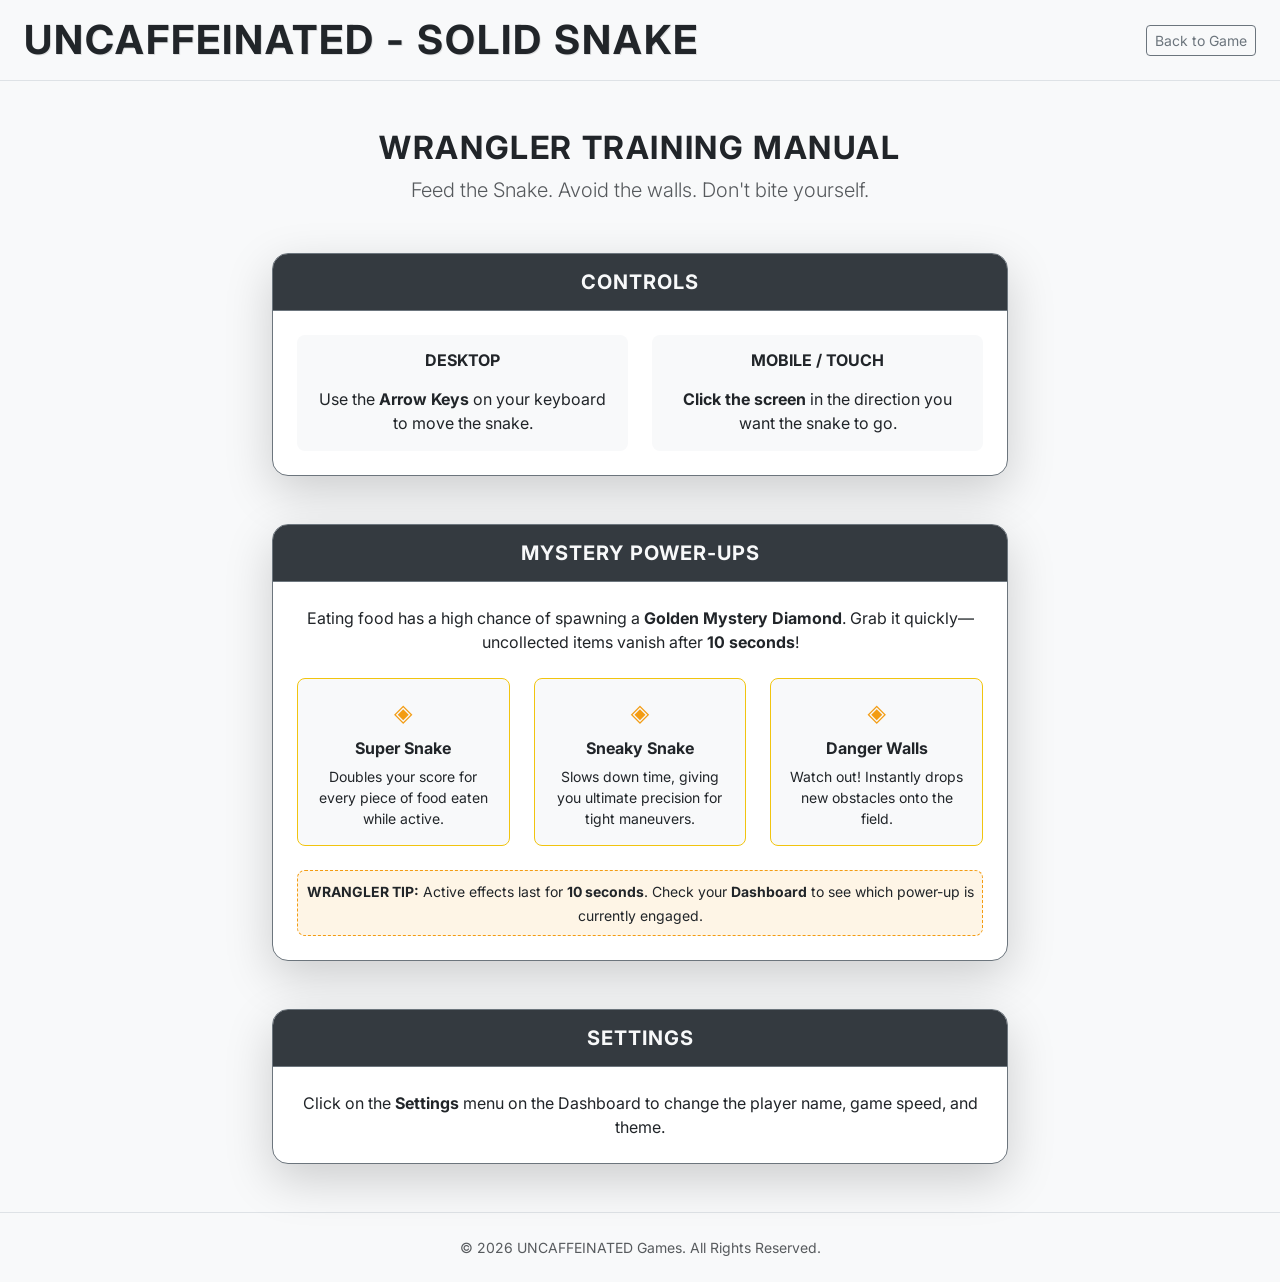
<file: pages/how-play.html>
<!DOCTYPE html>
<html lang="en">
<head>
    <meta charset="UTF-8">
    <meta name="viewport" content="width=device-width, initial-scale=1.0">
    <title>How to Play - Solid Snake</title>
    <link href="https://cdn.jsdelivr.net/npm/bootstrap@5.3.0/dist/css/bootstrap.min.css" rel="stylesheet">
    <link href="../styles/game.css" rel="stylesheet">
</head>
<body class="theme-classic">

    <header class="py-3 border-bottom mb-5">
        <div class="container-fluid px-4 d-flex justify-content-between align-items-center">
            <h1 class="display-6 fw-bold site-title m-0">UNCAFFEINATED - SOLID SNAKE</h1>
            <a href="../index.html" class="btn btn-outline-secondary btn-sm">Back to Game</a>
        </div>
    </header>

    <main class="container pb-5">
        <div class="text-center mb-5">
            <h2 class="fw-bold text-uppercase tracking-wide">Wrangler Training Manual</h2>
            <p class="lead opacity-75">Feed the Snake. Avoid the walls. Don't bite yourself.</p>
        </div>

        <div class="row justify-content-center mb-5">
            <div class="col-md-8">
                <div class="card shadow-lg border-secondary rounded-4 overflow-hidden" style="background-color: var(--canvas-bg);">
                    <div class="card-header text-center border-secondary py-3" style="background-color: var(--border-color); color: var(--bg-color);">
                        <h5 class="m-0 fw-bold text-uppercase tracking-wide">CONTROLS</h5>
                    </div>
                    <div class="card-body p-4" style="color: var(--text-color);">
                        <div class="row text-center">
                            <div class="col-sm-6 mb-4 mb-sm-0">
                                <div class="p-3 rounded-3" style="background-color: var(--bg-color);">
                                    <h6 class="fw-bold text-uppercase mb-3">Desktop</h6>
                                    <p class="m-0">Use the <strong>Arrow Keys</strong> on your keyboard to move the snake.</p>
                                </div>
                            </div>
                            <div class="col-sm-6">
                                <div class="p-3 rounded-3" style="background-color: var(--bg-color);">
                                    <h6 class="fw-bold text-uppercase mb-3">Mobile / Touch</h6>
                                    <p class="m-0"><strong>Click the screen</strong> in the direction you want the snake to go.</p>
                                </div>
                            </div>
                        </div>
                    </div>
                </div>
            </div>
        </div>

        <div class="row justify-content-center mb-5">
            <div class="col-md-8">
                <div class="card shadow-lg border-secondary rounded-4 overflow-hidden" style="background-color: var(--canvas-bg);">
                    <div class="card-header text-center border-secondary py-3" style="background-color: var(--border-color); color: var(--bg-color);">
                        <h5 class="m-0 fw-bold text-uppercase tracking-wide">Mystery Power-Ups</h5>
                    </div>
                    <div class="card-body p-4" style="color: var(--text-color);">
                        <p class="text-center mb-4">Eating food has a high chance of spawning a <strong>Golden Mystery Diamond</strong>. Grab it quickly—uncollected items vanish after <strong>10 seconds</strong>!</p>
                        
                        <div class="row g-4">
                            <div class="col-md-4 text-center">
                                <div class="p-3 rounded-3 h-100" style="background-color: var(--bg-color); border: 1px solid #f1c40f;">
                                    <div class="mb-2" style="color: #f39c12; font-size: 1.5rem;">◈</div>
                                    <h6 class="fw-bold">Super Snake</h6>
                                    <p class="small m-0">Doubles your score for every piece of food eaten while active.</p>
                                </div>
                            </div>
                            
                            <div class="col-md-4 text-center">
                                <div class="p-3 rounded-3 h-100" style="background-color: var(--bg-color); border: 1px solid #f1c40f;">
                                    <div class="mb-2" style="color: #f39c12; font-size: 1.5rem;">◈</div>
                                    <h6 class="fw-bold">Sneaky Snake</h6>
                                    <p class="small m-0">Slows down time, giving you ultimate precision for tight maneuvers.</p>
                                </div>
                            </div>
                            
                            <div class="col-md-4 text-center">
                                <div class="p-3 rounded-3 h-100" style="background-color: var(--bg-color); border: 1px solid #f1c40f;">
                                    <div class="mb-2" style="color: #f39c12; font-size: 1.5rem;">◈</div>
                                    <h6 class="fw-bold">Danger Walls</h6>
                                    <p class="small m-0">Watch out! Instantly drops new obstacles onto the field.</p>
                                </div>
                            </div>
                        </div>

                        <div class="mt-4 p-2 text-center rounded-3" style="background-color: rgba(243, 156, 18, 0.1); border: 1px dashed #f39c12;">
                            <span class="small fw-bold text-uppercase">Wrangler Tip:</span> 
                            <span class="small">Active effects last for <strong>10 seconds</strong>. Check your <strong>Dashboard</strong> to see which power-up is currently engaged.</span>
                        </div>
                    </div>
                </div>
            </div>
        </div>

        <div class="row justify-content-center">
            <div class="col-md-8">
                <div class="card shadow-lg border-secondary rounded-4 overflow-hidden" style="background-color: var(--canvas-bg);">
                    <div class="card-header text-center border-secondary py-3" style="background-color: var(--border-color); color: var(--bg-color);">
                        <h5 class="m-0 fw-bold text-uppercase tracking-wide">SETTINGS</h5>
                    </div>
                    <div class="card-body p-4 text-center" style="color: var(--text-color);">
                        <p class="m-0">Click on the <strong>Settings</strong> menu on the Dashboard to change the player name, game speed, and theme.</p>
                    </div>
                </div>
            </div>
        </div>

    </main>

    <footer class="py-4 text-center border-top">
        <p class="small text-muted m-0">&copy; 2026 UNCAFFEINATED Games. All Rights Reserved.</p>
    </footer>

    <script>
        const savedTheme = localStorage.getItem('snakeTheme') || 'classic';
        document.body.className = `theme-${savedTheme}`;
    </script>
</body>
</html>
</file>
<file: styles/game.css>
@import url('https://fonts.googleapis.com/css2?family=Inter:wght@400;600;700&display=swap');

/* Default colors */
:root {
    --bg-color: #ecf0f1;
    --text-color: #333333;
    --snake-color: #28a745;
    --canvas-bg: #ffffff;
    --border-color: #00b8d4; 
}

/* Theme Colors */
.theme-classic {
    --bg-color: #f8f9fa;
    --text-color: #212529;
    --snake-color: #1e7e34;
    --canvas-bg: #ffffff;
    --border-color: #343a40;
}

body.theme-dark {
    --bg-color: #1a1a1a;
    --text-color: #f8f9fa;
    --snake-color: #51cf66;
    --canvas-bg: #2d2d2d;
    --border-color: #339af0;
}

body.theme-neon {
    --bg-color: #000000;
    --text-color: #39ff14; 
    --snake-color: #39ff14;
    --canvas-bg: #0a0a0a;
    --border-color: #ff00ff; 
}

body.theme-garfield {
    --bg-color: #fca311;           
    --text-color: #000000;         
    --snake-color: #6d2301;        
    --canvas-bg: #ffeaa7;          
    --border-color: #9d3a05;       
    --button-text-color: #000000;  
}

body.theme-uncaffeinated {
    --bg-color: #2c1e16;           
    --text-color: #f3e5ab;         
    --snake-color: #d35400;        
    --canvas-bg: #3e2723;          
    --border-color: #f39c12;       
    --button-text-color: #ffffff;
}

body.theme-una {
    --bg-color: #f0f0f5;           
    --text-color: #592B8A;         
    --snake-color: #FFB92A;        
    --canvas-bg: #ffffff;          
    --border-color: #592B8A;       
    --button-text-color: #592B8A;  
}

/* Default styles and font */
body {
    background-color: var(--bg-color);
    color: var(--text-color);
    font-family: 'Inter', system-ui, -apple-system, sans-serif;
    transition: background-color 0.4s ease, color 0.4s ease;
    min-height: 100vh;
}

.site-title {
    letter-spacing: 2px;
    color: var(--text-color);
    text-shadow: 1px 1px 0px rgba(0,0,0,0.1);
}

/*  Classes to fix inlining problems */
.bg-canvas { background-color: var(--canvas-bg) !important; }
.bg-theme { background-color: var(--bg-color) !important; }
.text-theme { color: var(--text-color) !important; }
.bg-theme-header { background-color: var(--border-color); }
.text-theme-header { color: var(--bg-color); }
.bg-hud-stats { background-color: rgba(0,0,0,0.03); }
.snake-score-color { color: var(--snake-color); }
.btn-start-custom { background-color: var(--snake-color); color: var(--button-text-color, var(--canvas-bg)); }
.btn-outline-custom { border: 1px solid var(--border-color); color: var(--text-color); background-color: transparent; }
.input-custom { background-color: transparent; border: 1px solid var(--border-color); color: var(--text-color); }
.table-theme-custom { --bs-table-bg: transparent; --bs-table-color: var(--text-color); }
.overlay-start { background-color: rgba(0,0,0,0.85); backdrop-filter: blur(4px); }
.overlay-gameover { background-color: rgba(255, 0, 0, 0.2); backdrop-filter: blur(6px); }
.text-shadow-heavy { text-shadow: 2px 2px 4px rgba(0,0,0,0.5); }
.text-shadow-medium { text-shadow: 1px 1px 2px rgba(0,0,0,0.5); }

.game-container-viewport {
    min-height: 560px; /* Fix playfield size issues */
}

.hud-panel {
    background-color: var(--bg-color);
    border: 1px solid rgba(0,0,0,0.05);
    transition: all 0.3s ease;
}

/* Fix color contrast issues with some themes */
body.theme-neon .hud-panel,
body.theme-dark .hud-panel {
    border: 1px solid rgba(255,255,255,0.1);
}

body.theme-garfield .hud-panel {
    border: 2px solid var(--border-color);
}

.tracking-wide {
    letter-spacing: 0.05em;
}

/* Game board/playfield */
#game-board canvas {
    border: 4px solid var(--border-color);
    border-radius: 8px;
    box-shadow: 0 10px 30px rgba(0,0,0,0.15);
    background-color: var(--canvas-bg);
    max-width: 100%;
    touch-action: none;
    -webkit-touch-callout: none;
    user-select: none;
}

body.theme-neon #game-board canvas {
    box-shadow: 0 0 20px var(--snake-color);
}

#startScreen, #gameOverScreen {
    border-radius: 8px;
    transition: opacity 0.3s ease;
}

.btn-close-white {
    filter: invert(1);
    opacity: 0.5;
}

.text-dark {
    color: #212529 !important;
}

/* Mobile devices */
@media (min-width: 992px) {
    #mobileControls {
        display: none !important;
    }
}

#mobileControls .btn {
    width: 60px;
    height: 60px;
    display: flex;
    justify-content: center;
    align-items: center;
    font-size: 1.5rem;
    background-color: var(--border-color);
    border: none;
    color: var(--bg-color);
}

#mobileControls .btn:active {
    filter: brightness(1.2);
}

@media (max-width: 991px) and (orientation: landscape) {
    .game-container-viewport {
        min-height: 80vh;
    }
}
</file>
